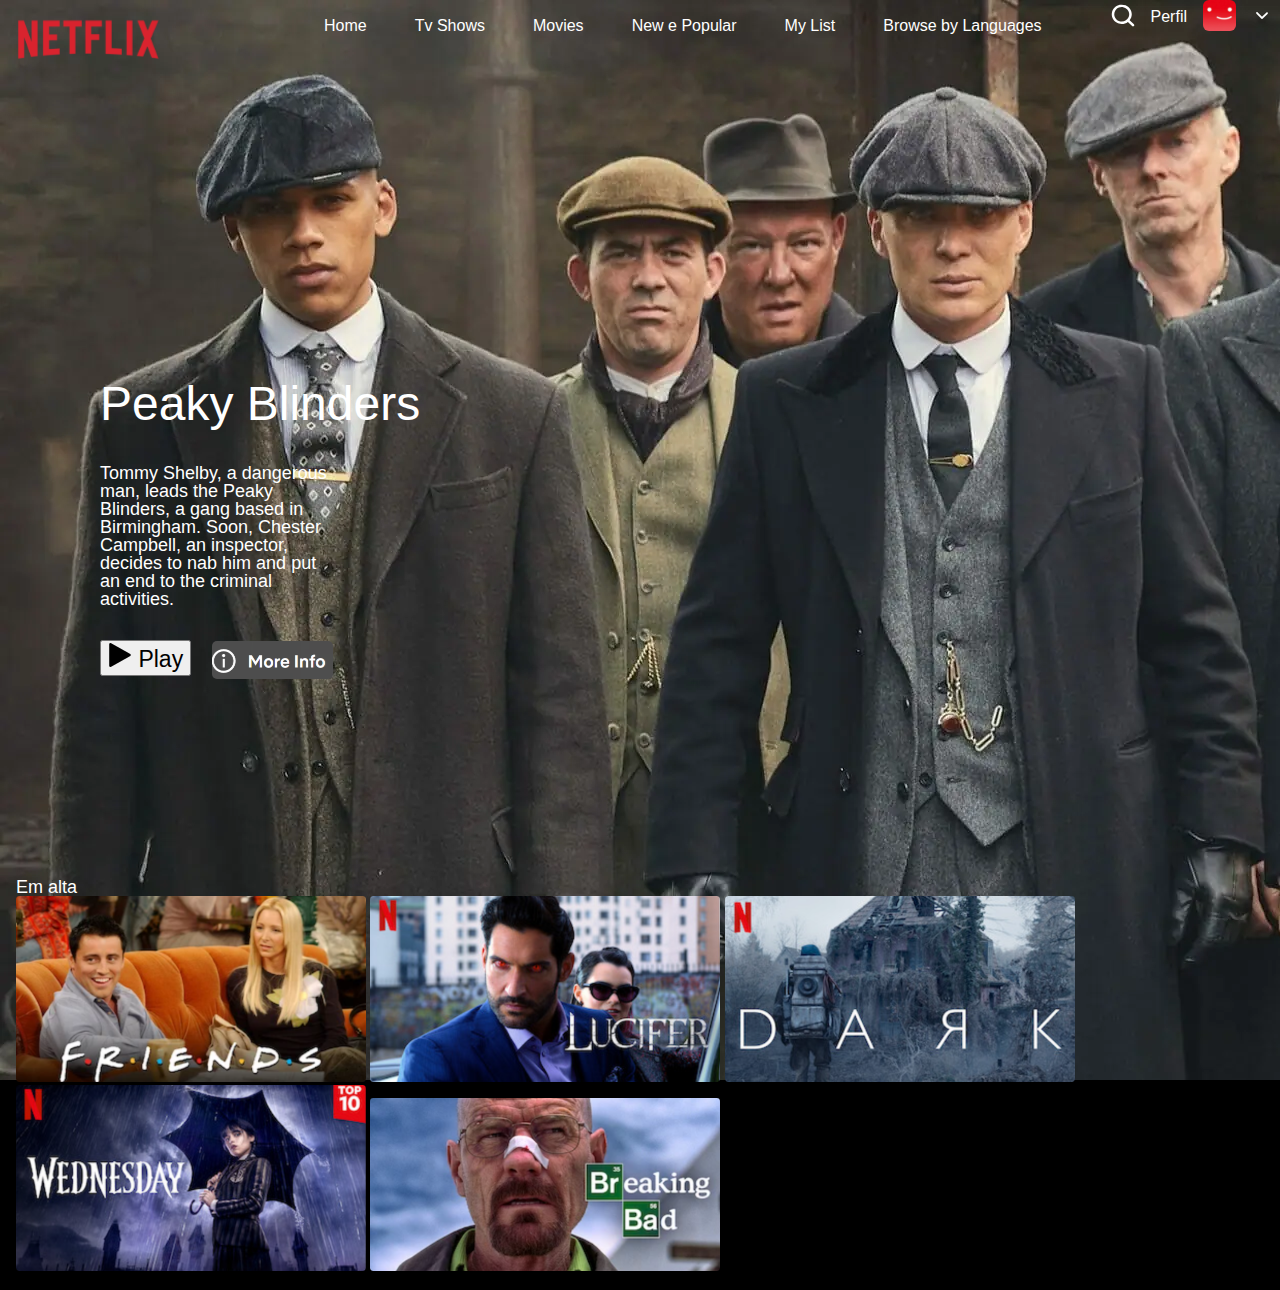
<file: index.html>
<!DOCTYPE html>
<html lang="en">
<head>
    <meta charset="UTF-8">
    <meta http-equiv="X-UA-Compatible" content="IE=edge">
    <meta name="viewport" content="width=device-width, initial-scale=1.0">
    <title>Netflix</title>
    <link rel="stylesheet" href="reset.css">
    <link rel="stylesheet" href="style.css">
    <link href="https://fonts.googleapis.com/icon?family=Material+Icons"rel="stylesheet">
</head>
<body>
    <header class="cabeçalho">
        <div class="icones">
            <button class="botao"><span id="burguer" class="material-icons md-48" onclick="clickMenu()" >menu</span></button>
        </div>
        <div class="cabeçalho-direita">
            <ul class="cabeçalho-direita-itens">
                <li><a href="#" class="itens-direita" ><img src="img/lupa.svg" alt=""></a></li>
                <li><a href="#" class="itens-direita" >Perfil</a></li>
                <li><a href="#" class="itens-direita" ><img src="img/perfil.svg" alt=""></a></li>
                <li><a href="#" class="itens-direita" ><img src="img/seta.svg" alt=""></a></li>
            </ul>
        </div>
        <div class="cabeçalho-esquerda">
            <ul class="cabeçalho-esquerda-itens">
                <li><a href="inicio.html" class="itens-esquerda" >Home</a></li>
                <li><a href="#" class="itens-esquerda" >Tv Shows</a></li>
                <li><a href="#" class="itens-esquerda" >Movies</a></li>
                <li><a href="#" class="itens-esquerda" >New e Popular</a></li>
                <li><a href="#" class="itens-esquerda" >My List</a></li>
                <li><a href="#" class="itens-esquerda" >Browse by Languages</a></li>
            </ul>
        </div>
        <div class="logo">
            <a href="#" class="logo-netflix" ><img src="img/logo-netflix.svg" alt="" class="logo-netflix-principal"></a>

        </div>
    </header>

    <article class="card">
        <img class="imagem-section-um" src="img/peaky-blinders-mobile-um.jpg" width="300px" alt="">
    </article>
    

    <section class="primeira-section">
        <div class="titulo">
            <h1>Peaky Blinders</h1>
            <p>Tommy Shelby, a dangerous man, leads the Peaky Blinders, a gang based in Birmingham. Soon, Chester Campbell, an inspector, decides to nab him and put an end to the criminal activities.</p>
        </div>
    </section>
    <section class="segunda-section">
        <div class="button">
            <a href="#"><button class="play" > <img src="img/play.png" alt=""> Play</button></a>
            
        </div>
        <a href="#"><img src="img/more-info.svg" alt="" class="info"></a>

    </section>
    <section class="terceira-section">
        <div class="filmes">
            <p class="texto-card-filmes">Em alta</p>
            <a href="#"><img src="img/Friends.svg" width="350px" alt="" class="fotos-filmes" ></a>
            <a href="#"><img src="img/lucifer.svg"  width="350px" alt="" class="fotos-filmes" ></a>
            <a href="#"><img src="img/Dark.svg"  width="350px" alt="" class="fotos-filmes" ></a>
            <a href="#"><img src="img/Wenesday.svg" width="350px" alt="" class="fotos-filmes" ></a>
            <a href="#"><img src="img/breaking bad.svg"  width="350px" alt="" class="fotos-filmes" ></a>

        </div>

    </section>
    
</body>
</html>
</file>
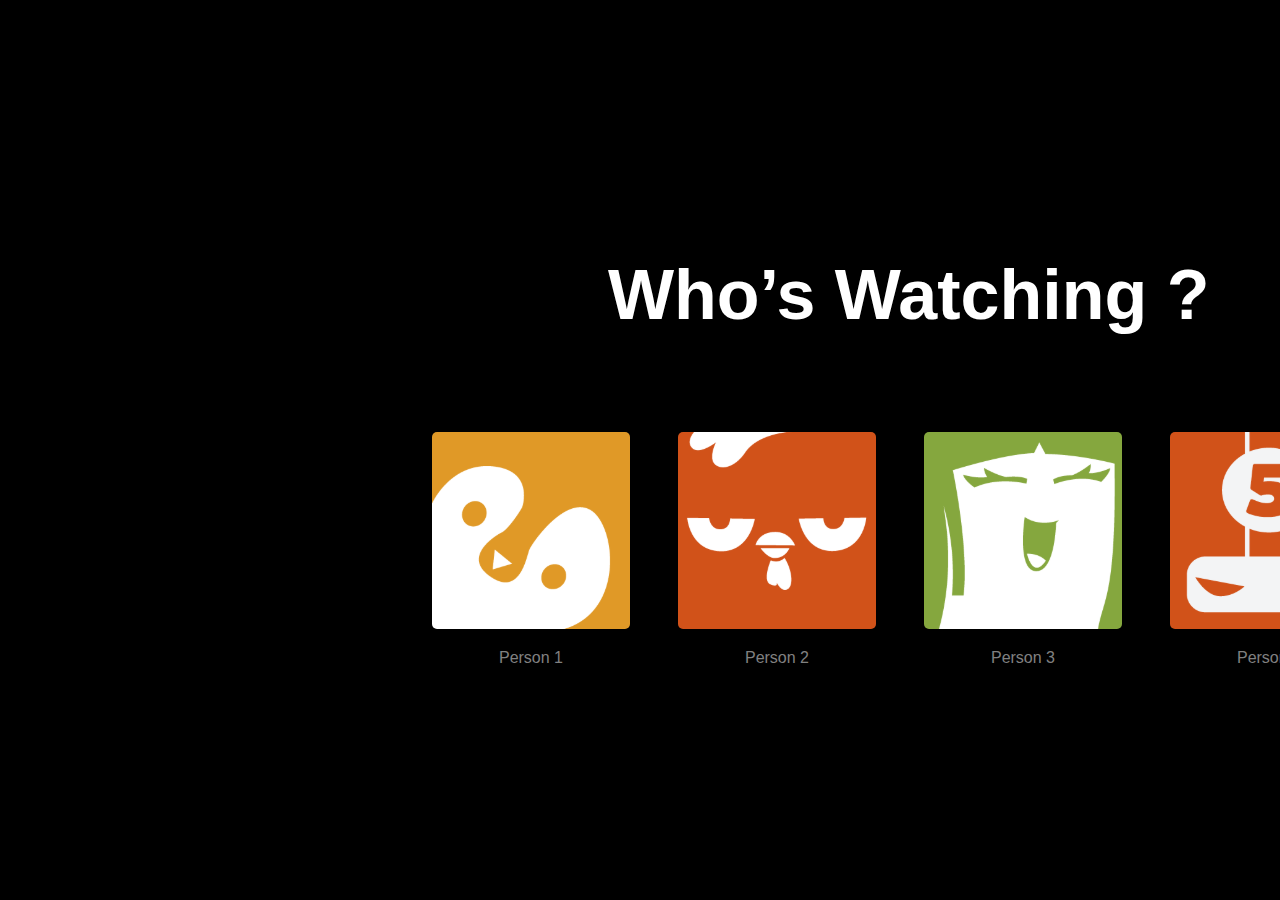
<file: inicio.html>
<!DOCTYPE html>
<html lang="en">
<head>
    <meta charset="UTF-8">
    <meta http-equiv="X-UA-Compatible" content="IE=edge">
    <meta name="viewport" content="width=device-width, initial-scale=1.0">
    <link rel="stylesheet" href="inicio.css">
    <title>Netflix</title>
</head>
<body>
    <div class="legenda">
        <h1>Who’s Watching ?</h1>
    </div>

    <div class="conteudo-principal">
        <article class="cartao">
            <a href="index.html"><img src="img/perfil-um.svg" alt="" class="img"></a>
            <p class="legenda-perfil">Person 1</p>
        </article>
        <article class="cartao">
            <a href="#"><img src="img/perfil-dois.svg" alt="" class="img"></a>
            <p class="legenda-perfil">Person 2</p>
        </article>
        <article class="cartao">
            <a href="#"><img src="img/perfil-tres.svg" alt="" class="img"></a>
            <p class="legenda-perfil">Person 3</p>
        </article>
        <article class="cartao">
            <a href="#"><img src="img/perfil-quatro.svg" alt="" class="img"></a>
            <p class="legenda-perfil">Person 4</p>
        </article>
        <article class="cartao">
            <a href="#"><img src="img/perfil-zero.svg" alt="" class="img"></a>
        </article>

    </div>
    
</body>
</html>
</file>
<file: style.css>
body {
    background: black;
    font-family: Arial, Helvetica, sans-serif;
    color: white;
    background-image: url("img/teste.jpg");
    background-repeat: no-repeat;
}

.cabeçalho-direita-itens {
    display: flex;
    justify-content: end;
    align-items: center;
}

.itens-direita {
    padding: 8px;
    color: white;
    text-decoration: none;
}

.cabeçalho-esquerda-itens {
    display: flex;
    margin-top: -1em;
    margin-left: 300px;
}

.itens-esquerda {
    color: white;
    text-decoration: none;
    padding: 1.5em;
}

.logo-netflix {
    margin-top: -100px;
}

.logo-netflix-principal {
    width: 177px;
    margin-top: -2em;
}

h1 {
    font-size: 48px;
}

p {
    margin-top: 2em;
    width: 20%;
    font-size: 18px;
}

.primeira-section {
    margin-top: 300px;
    margin-left: 100px;
}

.segunda-section {
    margin-top: 2em;
    margin-left: 100px;
}

.play {
    color: black;
    font-size: 23px;
}

.info {
    border-radius: 5px;
    position: absolute;
    margin-top: -2.2em;
    margin-left: 7em;
}

.terceira-section {
    margin-top: 150px;
    padding: 1em;
}

.card {
    display: none;
}

.botao {
    display: none;
}

@media screen  and  (max-device-width: 700px) {

    .cabeçalho-direita {
        display: none;
    }

    .cabeçalho-esquerda {
        display: none;
    }

    .logo-netflix-principal {
        width: 100px;
        margin-top: -2em;
        padding-left: 50px;
        left: 0;
        padding-left: 0;
        padding-top: 0;
    }

    .icones {
        display: flex;
        justify-content: end;
    }

    .botao {
        display: block;
        color: white;
        border: none;
        background: none;
        padding-top: 5px;
    }

    body {
        background-image: none;
    }

    .titulo {
        display: none;
    }

    .imagem-section-um {

    }

    .card {
        display: flex;
        justify-content: center;
    }

    .segunda-section {
        display: none;
        margin-top: 2em;
        margin-left: 100px;
        top: 0;
        padding-top: 0;
        margin-top: 400px;
        position: absolute;
    }
    
    .terceira-section {
        display: flex;
        margin-top: 0;
        padding: 1em;
        
    }

    .primeira-section {
        display: none;
    }

    .fotos-filmes {
    }
}
</file>
<file: inicio.css>
body {
    background-color: black;
    color: white;
    font-family: Arial, Helvetica, sans-serif;
}

.legenda {
    position: absolute;
    margin-top: 200px;
    margin-left: 600px;
    font-size: 35px;

}

.conteudo-principal {
    display: flex;
    position: absolute;
    margin-top: 400px;
    margin-left: 400px;
    text-align: center;
}

.cartao {
    padding: 1.5em;
}

.img:hover {
    border: 4px solid white;
}

.legenda-perfil {
    color: gray;
}

@media screen  and  (max-device-width: 700px) {

    .legenda {
        margin-top: 0;
        margin-left: 0;
        font-size: 14px;
        text-align: center;
        width: 100%;
    }
    
    .conteudo-principal {
        display: grid;
        margin-top: 0;
        margin-left: 0;
        justify-content: center;
        text-align: center;
        margin-top: 50px;
        grid-template-columns: 30% 30%;
        gap: 2em;
    }

    .img {
        width: 100px;
    }
    

}
</file>
